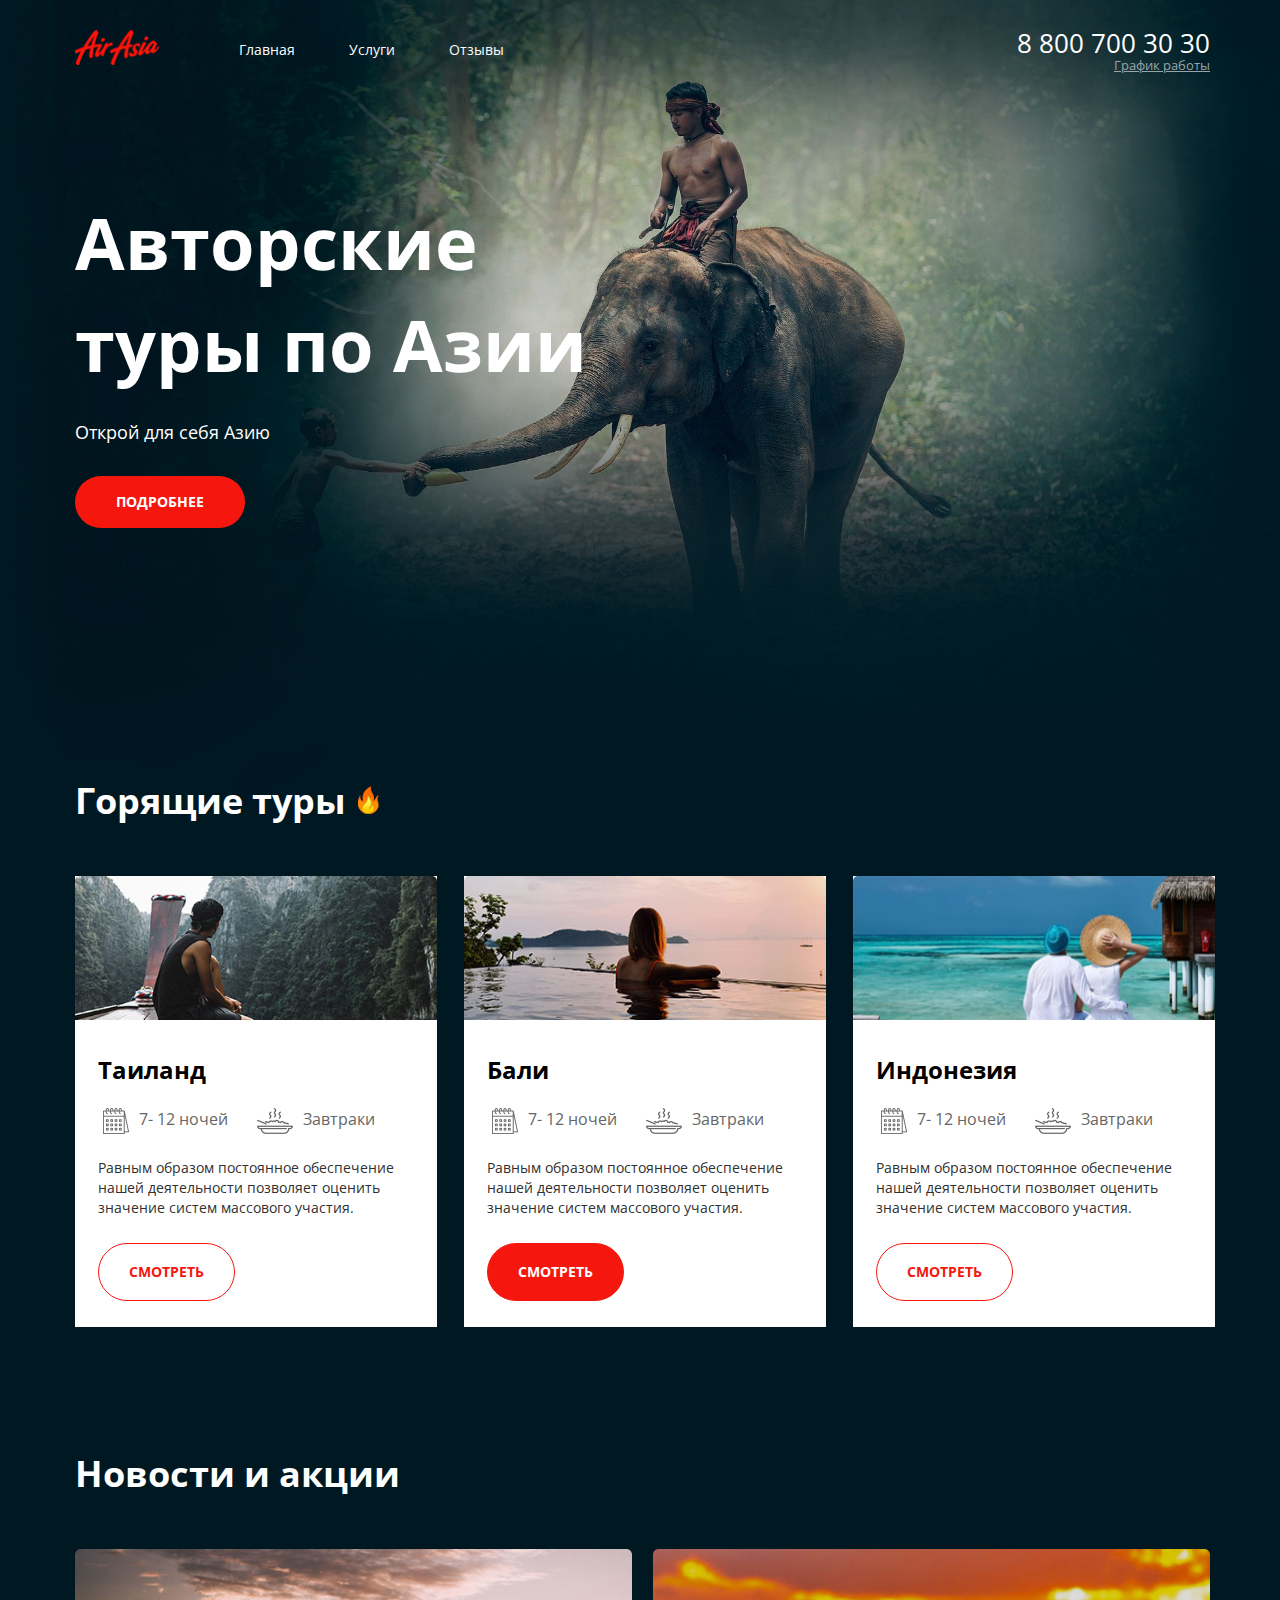
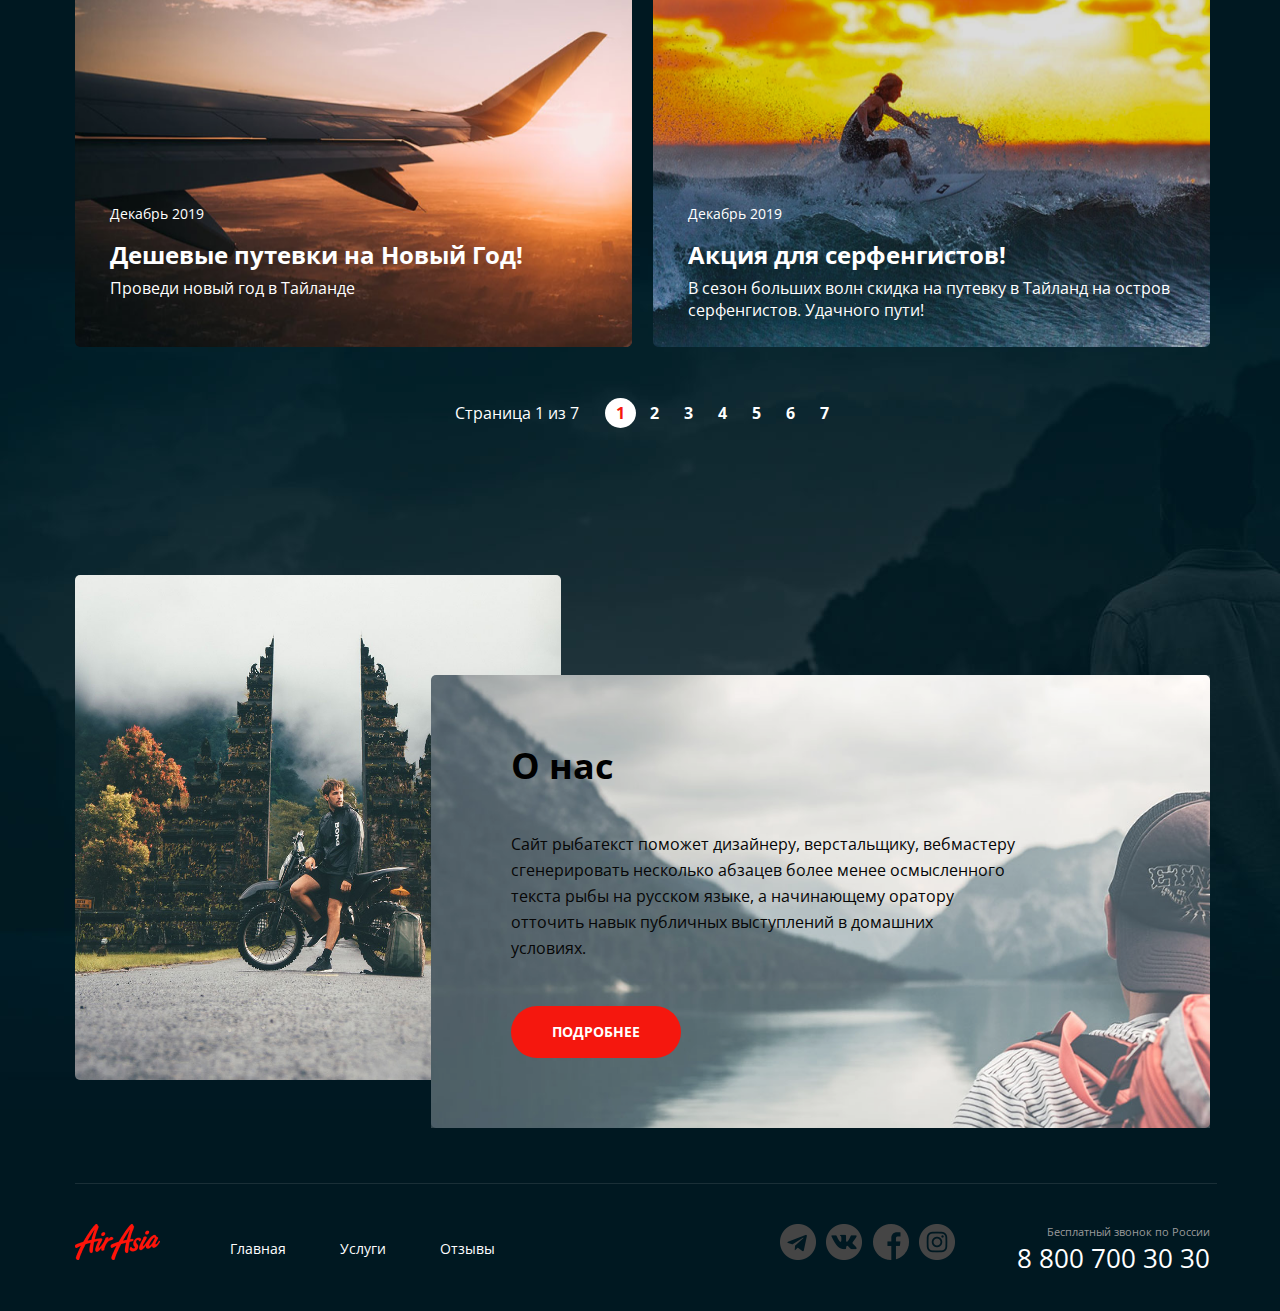
<file: index.html>
<!DOCTYPE html>
<html lang="ru">

<head>
    <meta charset="UTF-8">
    <meta name="viewport" content="width=device-width, initial-scale=1.0">
    <link rel="preconnect" href="https://fonts.googleapis.com">
    <link rel="preconnect" href="https://fonts.gstatic.com" crossorigin>
    <link rel="stylesheet" href="https://fonts.googleapis.com/css2?family=Open+Sans:wght@400;600;700&display=swap">
    <link rel="stylesheet" href="css/layout/normalize.css">
    <link rel="stylesheet" href="css/layout/base.css">
    <link rel="stylesheet" href="css/blocks/page-header.css">
    <link rel="stylesheet" href="css/blocks/site-nav.css">
    <link rel="stylesheet" href="css/blocks/contacts.css">
    <link rel="stylesheet" href="css/blocks/promo.css">
    <link rel="stylesheet" href="css/blocks/offers.css">
    <link rel="stylesheet" href="css/blocks/offer.css">
    <link rel="stylesheet" href="css/blocks/icon.css">
    <link rel="stylesheet" href="css/blocks/section-title.css">
    <link rel="stylesheet" href="css/blocks/news.css">
    <link rel="stylesheet" href="css/blocks/paginator.css">
    <link rel="stylesheet" href="css/blocks/about-us.css">
    <link rel="stylesheet" href="css/blocks/picture.css">
    <link rel="stylesheet" href="css/blocks/page-footer.css">
    <link rel="stylesheet" href="css/blocks/share.css">
    <link rel="stylesheet" href="css/blocks/visually-hidden.css">
    <link rel="stylesheet" href="css/blocks/line.css">
    <link rel="stylesheet" href="css/blocks/page-title.css">
    <title>Главная</title>
</head>

<body class="page-body">
    <div class="main-wrapper">
        <header class="page-header page-header--main">
            <div class="page-header__container container">
                <div class="page-header__menu-container">
                    <a href="#" class="page-header__logo logo">
                        <img src="img/logo.png" alt="логотип" class="logo__image">
                    </a>
                    <nav class="site-nav">
                        <ul class="site-nav__list">
                            <li class="site-nav__item">
                                <a class="site-nav__link">Главная</a>
                            </li>
                            <li>
                                <a href="services.html" class="site-nav__link">Услуги</a>
                            </li>
                            <li>
                                <a href="#" class="site-nav__link">Отзывы</a>
                            </li>
                        </ul>
                    </nav>
                </div>
                <div class="page-header__contacts contacts">
                    <a href="tel:+78007003030" class="contacts__link">8 800 700 30 30</a>
                    <p class="contacts__text">График работы</p>
                </div>
            </div>

        </header>
        <main class="page-main">
            <section class="promo container">
                <div class="promo__block">
                    <h1 class="promo__title page-title">Авторские туры по Азии</h1>
                    <p class="promo__text">Открой для себя Азию</p>
                    <a href="#" class="promo__button button">Подробнее</a>
                </div>
            </section>
            <section class="offers container">
                <h2 class="offers__title section-title section-title--icon">Горящие туры</h2>
                <ul class="offers__list">
                    <li class="offers__item offer">
                        <img src="img/river.jpg" alt="Таиланд" class="offer__image">
                        <div class="offer__wrapper">
                            <h3 class="offer__title">Таиланд</h3>
                            <ul class="offer__services">
                                <li class="offer__service icon icon--calendar">7- 12 ночей</li>
                                <li class="offer__service icon icon--meal">Завтраки</li>
                            </ul>
                            <p class="offer__text">Равным образом постоянное обеспечение нашей деятельности позволяет
                                оценить
                                значение систем массового участия.</p>
                            <a href="#" class="offer__button button">Смотреть</a>
                        </div>
                    </li>
                    <li class="offers__item offer">
                        <img src="img/pool.jpg" alt="Бали" class="offer__image">
                        <div class="offer__wrapper">
                            <h3 class="offer__title">Бали</h3>
                            <ul class="offer__services">
                                <li class="offer__service icon icon--calendar">7- 12 ночей</li>
                                <li class="offer__service icon icon--meal">Завтраки</li>
                            </ul>
                            <p class="offer__text">Равным образом постоянное обеспечение нашей деятельности позволяет
                                оценить
                                значение систем массового участия.</p>
                            <a href="#" class="offer__button offer__button--active button">Смотреть</a>
                        </div>
                    </li>
                    <li class="offers__item offer">
                        <img src="img/ocean.jpg" alt="Индонезия" class="offer__image offer__image--ocean">
                        <div class="offer__wrapper">
                            <h3 class="offer__title">Индонезия</h3>
                            <ul class="offer__services">
                                <li class="offer__service icon icon--calendar">7- 12 ночей</li>
                                <li class="offer__service icon icon--meal">Завтраки</li>
                            </ul>
                            <p class="offer__text">Равным образом постоянное обеспечение нашей деятельности позволяет
                                оценить
                                значение систем массового участия.</p>
                            <a href="#" class="offer__button button">Смотреть</a>
                        </div>
                    </li>
                </ul>
            </section>
            <section class="news container">
                <h2 class="news__main-title section-title">Новости и акции</h2>
                <ul class="news__list">
                    <li class="news__item news__item--plane">
                        <a href="#">
                            <div class="news__block news__block--plane">
                                <p class="news__date">Декабрь 2019</p>
                                <h3 class="news__title">Дешевые путевки на Новый Год!</h3>
                                <p class="news__text">Проведи новый год в Тайланде</p>
                            </div>
                        </a>
                    </li>
                    <li class="news__item news__item--surf">
                        <a href="#">
                            <div class="news__block news__block--surf">
                                <p class="news__date">Декабрь 2019</p>
                                <h3 class="news__title">Акция для серфенгистов!</h3>
                                <p class="news__text">В сезон больших волн скидка на путевку в Тайланд на остров
                                    серфенгистов. Удачного пути!</p>
                            </div>
                        </a>
                    </li>
                </ul>

                <div class="news__paginator paginator paginator--main-page">
                    <div class="paginator__display">Страница 1 из 7</div>
                    <ul class="paginator__list">
                        <li class="paginator__item">
                            <a href="#" class="paginator__link paginator__link--active">1</a>
                        </li>
                        <li class="paginator__item">
                            <a href="#" class="paginator__link">2</a>
                        </li>
                        <li class="paginator__item">
                            <a href="#" class="paginator__link">3</a>
                        </li>
                        <li class="paginator__item">
                            <a href="#" class="paginator__link">4</a>
                        </li>
                        <li class="paginator__item">
                            <a href="#" class="paginator__link">5</a>
                        </li>
                        <li class="paginator__item">
                            <a href="#" class="paginator__link">6</a>
                        </li>
                        <li class="paginator__item">
                            <a href="#" class="paginator__link">7</a>
                        </li>

                    </ul>
                </div>
            </section>

            <section class="about-us about-wrapper container picture">
                <div class="about-us__container">
                    <div class="about-us__content-block">
                        <h2 class="about-us__title">О нас</h2>
                        <p class="about-us__text">
                            Сайт рыбатекст поможет дизайнеру, верстальщику, вебмастеру сгенерировать
                            несколько абзацев более менее осмысленного текста рыбы на русском языке,
                            а начинающему оратору отточить навык публичных выступлений в домашних<br> условиях.
                        </p>
                        <a href="#" class="about-us__button button">Подробнее</a>
                    </div>
                </div>
            </section>

        </main>
        <div class="wrapper-footer">
            <footer class="page-footer container line">
                <div class="page-footer__container">
                    <div class="page-footer__nav-container">
                        <a class="page-footer__logo logo">
                            <img src="img/logo.png" alt="логотип" class="logo__image">
                        </a>
                        <nav class="site-nav page-footer__nav">
                            <ul class="site-nav__list">
                                <li class="site-nav__item">
                                    <a class="site-nav__link">Главная</a>
                                </li>
                                <li class="site-nav__item">
                                    <a href="services.html" class="site-nav__link">Услуги</a>
                                </li>
                                <li class="site-nav__item">
                                    <a href="#" class="site-nav__link">Отзывы</a>
                                </li>
                            </ul>
                        </nav>
                    </div>
                    <section class="page-footer__contacts contacts">
                        <h2 class="visually-hidden">Контакты</h2>
                        <ul class="contacts__list share">
                            <li class="share__item">
                                <a href="#" class="share__link share__link--tg">
                                </a>
                            </li>
                            <li class="share__item">
                                <a href="#" class="share__link share__link--vk">
                                </a>
                            </li>
                            <li class="share__item">
                                <a href="#" class="share__link share__link--fb">
                                </a>
                            </li>
                            <li class="share__item">
                                <a href="#" class="share__link share__link--inst">
                                </a>
                            </li>
                        </ul>
                        <div class="contacts__tel page-footer__tel">
                            <p class="contacts__description page-footer__description">Бесплатный звонок по России</p>
                            <a href="tel:+78007003030" class="contacts__link">8 800 700 30 30</a>
                        </div>
                    </section>
                </div>
            </footer>
        </div>
    </div>
</body>

</html>
</file>
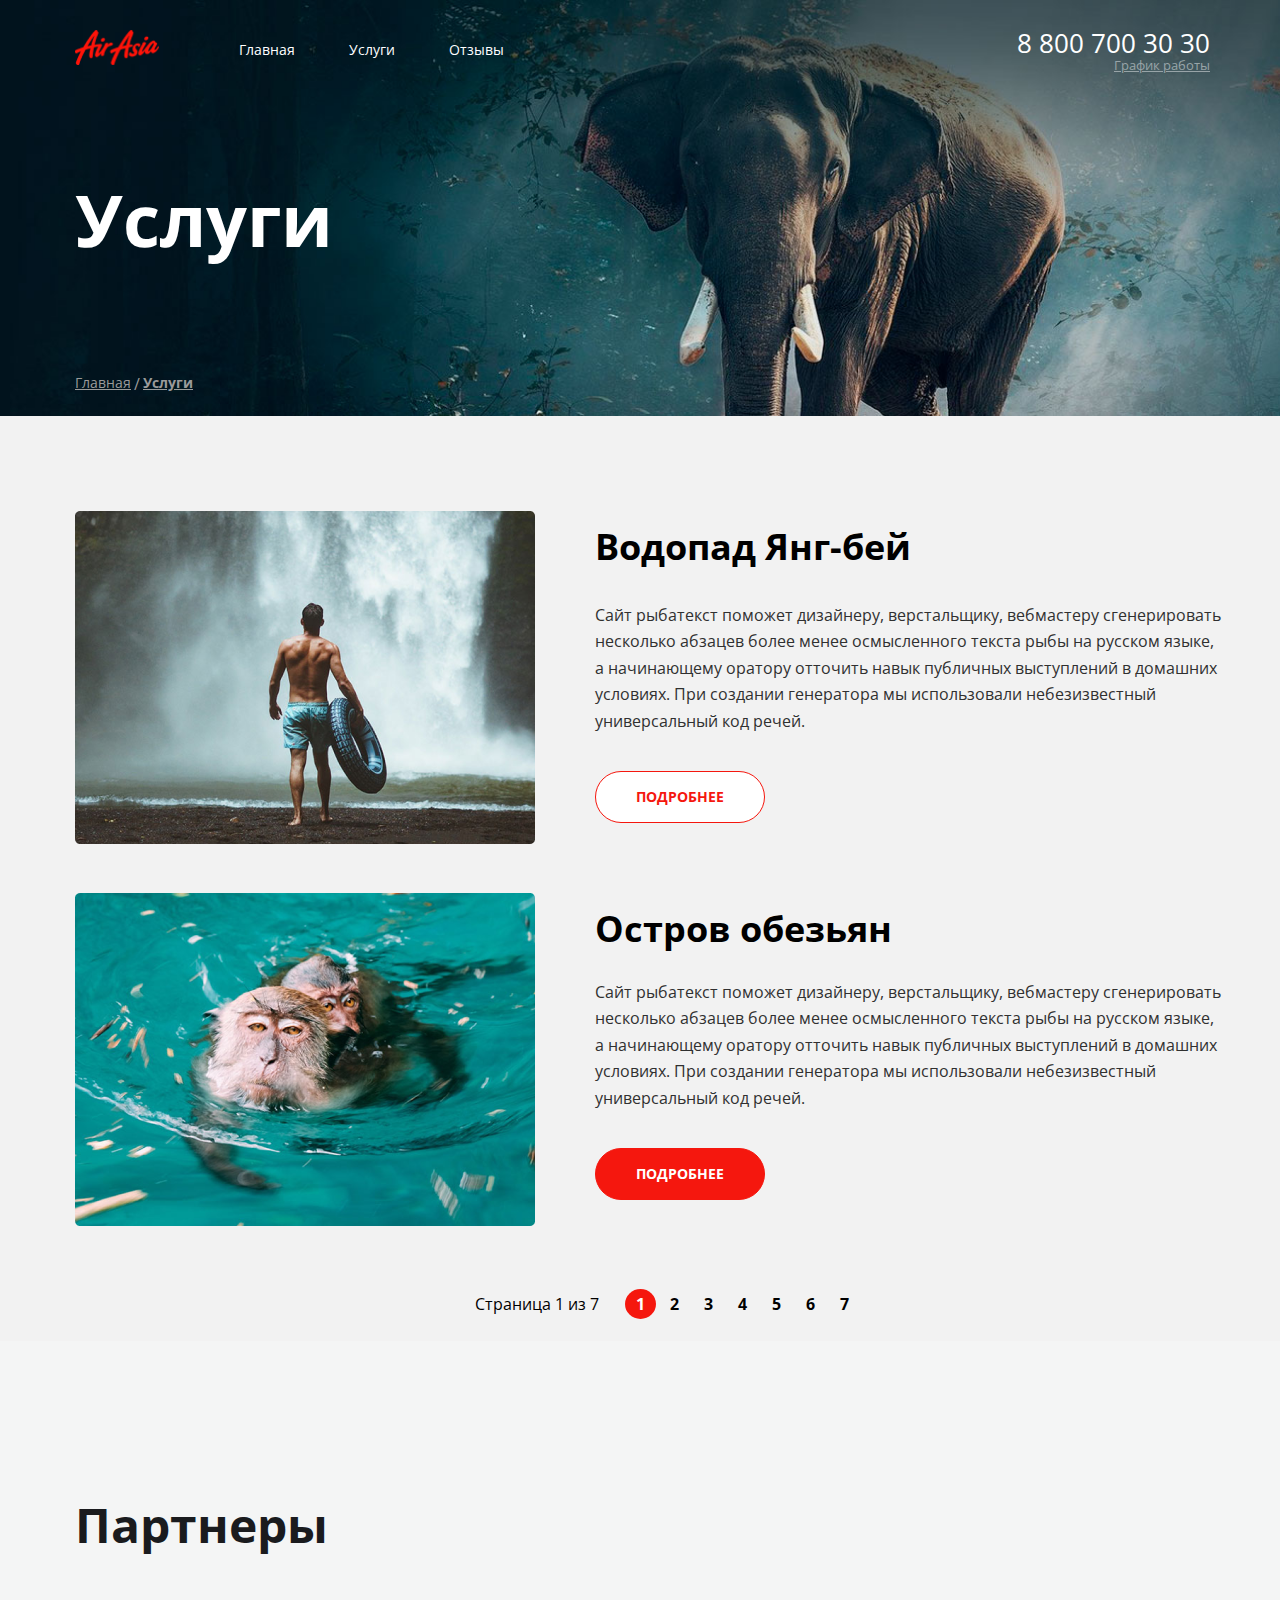
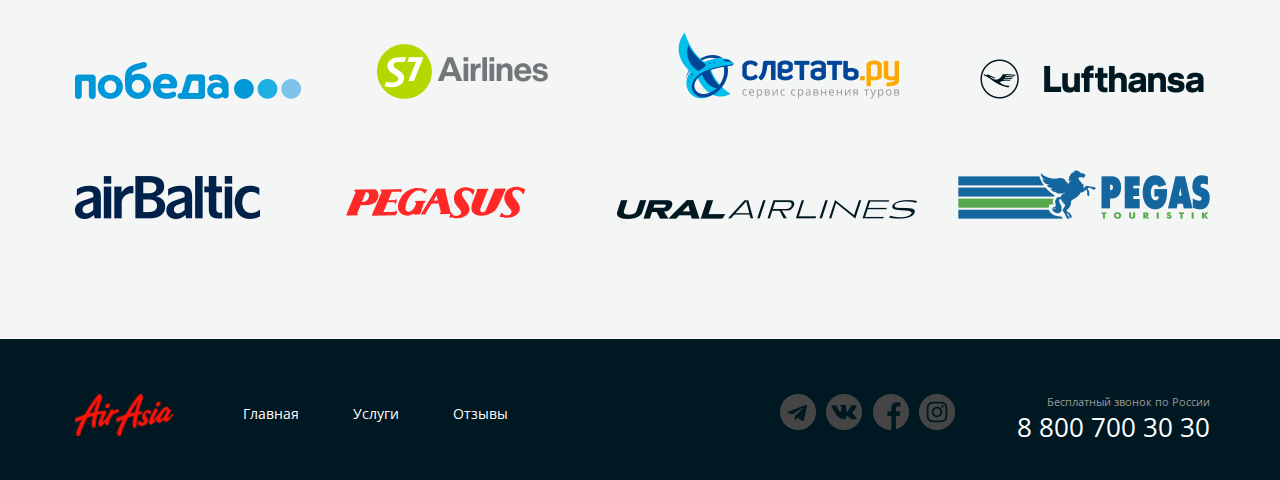
<file: services.html>
<!DOCTYPE html>
<html lang="ru">

<head>
    <meta charset="UTF-8">
    <meta name="viewport" content="width=device-width, initial-scale=1.0">
    <link rel="preconnect" href="https://fonts.googleapis.com">
    <link rel="preconnect" href="https://fonts.gstatic.com" crossorigin>
    <link rel="stylesheet" href="https://fonts.googleapis.com/css2?family=Open+Sans:wght@400;600;700&display=swap">
    <link rel="stylesheet" href="css/layout/base.css">
    <link rel="stylesheet" href="css/layout/normalize.css">
    <link rel="stylesheet" href="css/blocks/top-line.css">
    <link rel="stylesheet" href="css/blocks/page-header.css">
    <link rel="stylesheet" href="css/blocks/site-nav.css">
    <link rel="stylesheet" href="css/blocks/contacts.css">
    <link rel="stylesheet" href="css/blocks/breadcrumbs.css">
    <link rel="stylesheet" href="css/blocks/page-title.css">
    <link rel="stylesheet" href="css/blocks/routes.css">
    <link rel="stylesheet" href="css/blocks/paginator.css">
    <link rel="stylesheet" href="css/blocks/services-paginator.css">
    <link rel="stylesheet" href="css/blocks/partners.css">
    <link rel="stylesheet" href="css/blocks/page-footer.css">
    <link rel="stylesheet" href="css/blocks/share.css">
    <link rel="stylesheet" href="css/blocks/wrapper-routes.css">
    <link rel="stylesheet" href="css/blocks/wrapper-partners.css">
    <link rel="stylesheet" href="css/blocks/visually-hidden.css">
    <title>Услуги</title>
</head>

<body class="page-body services-body">
    <div class="services-wrapper">
        <div class="top-line">
            <header class="page-header services-header">
                <div class="page-header__container container">
                    <div class="page-header__menu-container">
                        <a href="#" class="page-header__logo logo">
                            <img src="img/logo.png" alt="логотип" class="logo__image">
                        </a>
                        <nav class="site-nav">
                            <ul class="site-nav__list">
                                <li class="site-nav__item">
                                    <a href="index.html" class="site-nav__link">Главная</a>
                                </li>
                                <li>
                                    <a href="services.html" class="site-nav__link">Услуги</a>
                                </li>
                                <li>
                                    <a href="#" class="site-nav__link">Отзывы</a>
                                </li>
                            </ul>
                        </nav>
                    </div>
                    <div class="page-header__contacts contacts">
                        <a href="tel:+78007003030" class="contacts__link">8 800 700 30 30</a>
                        <p class="contacts__text">График работы</p>
                    </div>
                </div>
            </header>

            <div class="breadcrumbs container">
                <h1 class="breadcrumbs__title page-title">Услуги</h1>
                <ul class="breadcrumbs__list">
                    <li class="breadcrumbs__item">
                        <a href="index.html" class="breadcrumbs__link">Главная</a>
                    </li>
                    <li class="breadcrumbs__item">
                        <a class="breadcrumbs__link breadcrumbs__link--active">Услуги</a>
                    </li>
                </ul>
            </div>
        </div>
        <main>
            <div class="wrapper-routes">
                <section class="routes container">
                    <ul class="routes__list">
                        <li class="routes__item">
                            <img src="img/waterfall.png" alt="водопад" class="routes__image">
                            <div class="routes__block">
                                <h2 class="routes__title">Водопад Янг-бей</h2>
                                <p class="routes__text">Сайт рыбатекст поможет дизайнеру, верстальщику, вебмастеру
                                    сгенерировать несколько абзацев более менее осмысленного текста
                                    рыбы на русском языке, а начинающему оратору отточить навык публичных выступлений в
                                    домашних условиях.
                                    При создании генератора мы использовали небезизвестный универсальный код речей. </p>
                                <a href="#" class="button routes__button">Подробнее</a>
                            </div>
                        </li>
                        <li class="routes__item">
                            <img src="img/monkeys.png" alt="остров обезьян" class="routes__image">
                            <div class="routes__block">
                                <h2 class="routes__title routes__title--monkey">Остров обезьян</h2>
                                <p class="routes__text">Сайт рыбатекст поможет дизайнеру, верстальщику, вебмастеру
                                    сгенерировать несколько абзацев более менее осмысленного текста
                                    рыбы на русском языке, а начинающему оратору отточить навык публичных выступлений в
                                    домашних условиях.
                                    При создании генератора мы использовали небезизвестный универсальный код речей. </p>
                                <a href="#" class="button routes__button routes__button--active">Подробнее</a>
                            </div>
                        </li>
                    </ul>
                    <div class="paginator services-paginator">
                        <div class="paginator__display services-paginator__display">Страница 1 из 7</div>
                        <ul class="paginator__list services-paginator__list">
                            <li class="paginator__item">
                                <a href="#"
                                    class="paginator__link paginator__link--active services-paginator__link services-paginator__link--active">1</a>
                            </li>
                            <li class="paginator__item">
                                <a href="#" class="paginator__link services-paginator__link">2</a>
                            </li>
                            <li class="paginator__item">
                                <a href="#" class="paginator__link services-paginator__link">3</a>
                            </li>
                            <li class="paginator__item">
                                <a href="#" class="paginator__link services-paginator__link">4</a>
                            </li>
                            <li class="paginator__item">
                                <a href="#" class="paginator__link services-paginator__link">5</a>
                            </li>
                            <li class="paginator__item">
                                <a href="#" class="paginator__link services-paginator__link">6</a>
                            </li>
                            <li class="paginator__item">
                                <a href="#" class="paginator__link services-paginator__link">7</a>
                            </li>

                        </ul>
                    </div>
                </section>
            </div>
            <div class="wrapper-partners">
                <section class="partners container">
                    <h2 class="partners__title">Партнеры</h2>
                    <ul class="partners__list">
                        <li class="partners__item">
                            <a href="#" class="partners__link partners__link--active">
                                <img src="img/pobeda.png" alt="логотип компании «Победа»"
                                    class="partners__image partners__image--pobeda">
                            </a>
                        </li>
                        <li class="partners__item">
                            <a href="#" class="partners__link partners__link--active">
                                <img src="img/s7.png" alt="логотип компании «S7»"
                                    class="partners__image partners__image--s7">
                            </a>
                        </li>
                        <li class="partners__item">
                            <a href="#" class="partners__link partners__link--active">
                                <img src="img/lets-fly.png" alt="логотип компании «Слетать.ру»"
                                    class="partners__image partners__image--lets-fly">
                            </a>
                        </li>
                        <li class="partners__item">
                            <a href="#" class="partners__link partners__link--active">
                                <img src="img/lufthansa.png" alt="логотип компании «Lufthansa»"
                                    class="partners__image partners__image--lufthansa">
                            </a>
                        </li>
                        <li class="partners__item">
                            <a href="#" class="partners__link partners__link--active">
                                <img src="img/airbaltic.png" alt="логотип компании «airBaltic»"
                                    class="partners__image partners__image--airbaltic">
                            </a>
                        </li>
                        <li class="partners__item">
                            <a href="#" class="partners__link partners__link--active">
                                <img src="img/pegasus.png" alt="логотип компании «Pegasus»"
                                    class="partners__image partners__image--pegasus">
                            </a>
                        </li>
                        <li class="partners__item">
                            <a href="#" class="partners__link partners__link--active">
                                <img src="img/ural.png" alt="логотип компании «Уральские авиалинии»"
                                    class="partners__image partners__image--ural">
                            </a>
                        </li>
                        <li class="partners__item">
                            <a href="#" class="partners__link partners__link--active">
                                <img src="img/pegas.png" alt="логотип компании «Pegas»"
                                    class="partners__image partners__image--pegas">
                            </a>
                        </li>
                    </ul>
                </section>
            </div>
        </main>
        <div class="wrapper-footer">
            <footer class="page-footer container">
                <div class="page-footer__container page-footer__service-container">
                    <div class="page-footer__nav-container">
                        <a class="page-footer__logo logo">
                            <img src="img/logo.png" alt="логотип" class="page-footer__logo-image">
                        </a>
                        <nav class="site-nav">
                            <ul class="site-nav__list">
                                <li class="site-nav__item">
                                    <a href="index.html" class="site-nav__link">Главная</a>
                                </li>
                                <li class="site-nav__item">
                                    <a class="site-nav__link">Услуги</a>
                                </li>
                                <li class="site-nav__item">
                                    <a href="#" class="site-nav__link">Отзывы</a>
                                </li>
                            </ul>
                        </nav>
                    </div>
                    <section class="page-footer__contacts contacts service-contacts">
                        <h2 class="visually-hidden">Контакты</h2>
                        <ul class="contacts__list share">
                            <li class="share__item">
                                <a href="#" class="share__link share__link--tg">
                                </a>
                            </li>
                            <li class="share__item">
                                <a href="#" class="share__link share__link--vk">
                                </a>
                            </li>
                            <li class="share__item">
                                <a href="#" class="share__link share__link--fb">
                                </a>
                            </li>
                            <li class="share__item">
                                <a href="#" class="share__link share__link--inst">
                                </a>
                            </li>
                        </ul>
                        <div class="contacts__tel page-footer__tel">
                            <p class="contacts__description page-footer__description">Бесплатный звонок по России</p>
                            <a href="tel:+78007003030" class="contacts__link page-footer__contacts-link">8 800 700 30 30</a>
                        </div>
                    </section>
                </div>
            </footer>
        </div>
    </div>

</body>

</html>
</file>
<file: css/layout/base.css>
html {
    height: 100%;
    box-sizing: border-box;
}

.page-body {
    margin: 0;
    padding: 0;
    background-color: #001821;
    background-image: url("../../img/main-theme.png");
    background-size: 100%;
    background-repeat: no-repeat;
    font-family: 'Open Sans', Arial, sans-serif;
    font-weight: 400;
    color: #fff;
    line-height: 1.42;
    -webkit-font-smoothing: antialiased;
    -moz-osx-font-smoothig: grayscale;
}

* {
    box-sizing: inherit;
}

h1,
h2,
h3,
h4,
h5,
h6 {
    margin: 0;
}

.main-wrapper {
    background-image: url("../../img/bottom-pic.jpg");
    background-repeat: no-repeat;
    background-position: 60% 90%;
}

p {
    margin-top: 0;
}

a {
    text-decoration: none;
    color: #ffffff;
}

ul {
    list-style: none;
    padding: 0;
    margin: 0;
}

img {
    max-width: 100%;
    height: auto;
}

.container {
    margin: 0 auto;
    max-width: 1140px;
    width: 95%;
    padding-left: 5px;
}

.button {
    border: 1px solid transparent;
    background-color: #f5170e;
    border-radius: 35px;
    padding: 15px 40px;
    display: inline-block;
    vertical-align: middle;
    text-transform: uppercase;
    font-size: 14px;
    font-weight: 700;
    cursor: pointer;
}

.about-wrapper {
    margin-bottom: 55px;
}

.wrapper-footer {
    background-color: #001821;
}
</file>
<file: css/blocks/page-header.css>
.page-header {
    min-height: 125px;
}

.page-header--main {
    margin-bottom: 46px;
}

.page-header__container {
    display: flex;
    align-items: flex-start;
    gap: 512px;
    padding-top: 30px;
} 

.page-header__menu-container {
    display: flex;
    gap: 80px;
}

.page-header__contacts {
    width: 195px;
    display: flex;
    flex-direction: column;
    align-items: flex-end;
    gap: 0;
}
</file>
<file: css/blocks/site-nav.css>
.site-nav__list {
    display: flex;
    justify-content: space-between;
    flex-wrap: wrap;
    min-width: 265px;
    padding-top: 10px;
    font-size: 14px;
}

.site-nav__link:hover {
    color: #da0100;
}
</file>
<file: css/blocks/contacts.css>
.contacts__link {
    font-size: 26px;
    line-height: 1;
}

.contacts__text {
    font-size: 13px;
    color: #98a4a8;
    text-decoration: underline;
}

.contacts__text:hover {
    color: #fff;
}

.contacts__description {
    font-size: 11px;
    text-align: right;
    color: #9a9a9a;
    margin: 0;
    padding: 0;
}

.contacts__tel {
    min-width: 200px;
    padding-left: 50px;
}
</file>
<file: css/blocks/promo.css>
.promo__block {
    padding-top: 20px; 
    margin-bottom: 247px;
    width: 515px;
}

.promo__title {
    margin-bottom: 25px;
}

.promo__text {
    font-size: 18px;
    margin-bottom: 30px;
}

.promo__button:hover {
    background-color: #da0100;
}
</file>
<file: css/blocks/offers.css>
.offers__title {
    margin-bottom: 50px;
}

.offers {
    margin-bottom: 121px;
}

.offers__list {
    display: flex;
    gap: 27px;
}

.offers__item {
    max-width: 362px;
    width: 100%;
    background-color: #ffffff;
    display: flex;
    flex-direction: column;
}
</file>
<file: css/blocks/offer.css>
.offer__title {
    margin-bottom: 21px;
    font-size: 24px;
    color: #000000;
}

.offer__image {
    height: 144px;
    width: 100%;
    display: block;
    object-fit: cover;
    object-position: 50% 25%;
    border-top-left-radius: 5px;
    border-top-right-radius: 5px;
}

.offer__image--ocean {
    object-position: 50% 50%;
}

.offer__wrapper {
    padding-top: 33px;
    padding-bottom: 26px;
    padding-left: 23px;
    padding-right: 22px;
    display: flex;
    flex-direction: column;
    align-items: flex-start;
    flex: 1;
}

.offer__services {
    display: flex;
    align-items: center;
    padding-left: 5px;
    gap: 29px;
    margin-bottom: 24px;
    color: #666;
}

.offer__text {
    margin-bottom: 25px;
    width: 325px;
    font-size: 14px;
    color: #303030;
}

.offer__button {
    color: #f5170e;
    background-color: #fff;
    padding: 18px 30px;
    border: 1px solid #f5170e;
    margin-top: auto;
}

.offer__button--active,
.offer__button:hover {
    background-color: #f5170e;
    color: #ffffff;
}
</file>
<file: css/blocks/icon.css>
.icon {
    display: flex;
    gap: 10px;
}

.icon:before {
    content: "";
    display: block;
    flex-shrink: 0;
    height: 26px;
    width: auto;
    background-size: contain;
    background-repeat: no-repeat;
}

.icon--calendar:before {
    background-image: url("../../img/calendar.png");
    width: 26px;
}

.icon--meal:before {
    background-image: url("../../img/meal.png");
    width: 36px;
}
</file>
<file: css/blocks/section-title.css>
.section-title {
    font-size: 36px;
    font-weight: 700;
    display: flex;
    align-items: center;
    column-gap: 12px;
}

.section-title--icon:after {
    content: "";
    display: block;
    width: 21px;
    height: 28px;
    background-image: url('../../img/flame.png');
}
</file>
<file: css/blocks/news.css>
.news {
    margin-bottom: 125px;
}

.news__list {
    display: flex;
    justify-content: space-between;
    margin-bottom: 55px;
}

.news__item {
    width: 557px;
    background-repeat: no-repeat;
    background-size: 100% 100%;
    border-radius: 5px;
}

.news__item--plane {
    background-image: url("../../img/plain.png");
}

.news__item--surf {
    background-image: url("../../img/surfer.png");
}

.news__block {
    padding-top: 255px;
    padding-left: 35px;
    padding-right: 27px;
    padding-bottom: 25px;
}

.news__text {
    padding: 0;
    margin: 0;
    font-size: 16px;
}

.news__date {
    font-size: 14px;
    margin-bottom: 14px;
}

.news__main-title {
    font-size: 36px;
    margin-bottom: 50px;
}

.news__title {
    font-size: 24px;
    margin-bottom: 5px;
 }
</file>
<file: css/blocks/paginator.css>
.paginator {
    margin: 0;
    padding: 0;
    padding-left: 400px;
    padding-bottom: 25px;
    display: flex;
    gap: 10px;
}

.paginator__display {
    width: 140px;
}

.main-page-paginator {
    padding-left: 380px;
}

.paginator__list {
    display: flex;
    gap: 3px;
    width: 250px;
 }

.paginator__item {
    font-size: 16px;
 }

.paginator__link {
    font-weight: 700;
    background-color: transparent;
    width: 32px;
    height: 32px;
    padding: 4px 11px;
    border-radius: 50%;
    cursor: pointer;
}

.paginator__link--active,
.paginator__link:hover {
    background-color: #fff;
    width: 32px;
    height: 32px;
    padding: 4px 11px;
    color: #f5170e;
    border-radius: 50%;
}

.paginator--main-page {
    padding-left: 380px;
}
</file>
<file: css/blocks/about-us.css>
.about-us__title {
    color: #000;
    font-size: 36px;
    margin-bottom: 40px;
    position: relative;
}

.about-us__text {
    color: #060606;
    font-size: 16px;
    line-height: 1.63;
    margin-bottom: 45px;
    position: relative;
}

.about-us__container {
    width: 785px;
    margin-top: 100px;
    margin-left: -130px;
    background-image: url("../../img/mountains.jpg");
    background-repeat: no-repeat;
    background-size: cover;
    border-radius: 5px;
}

.about-us__content-block {
    padding-top: 65px;
    padding-left: 80px;
    padding-right: 192px;
    padding-bottom: 70px;
    position: relative;
}

.about-us__content-block::before {
    content: "";
    display: block;
    width: 100%;
    height: 100%;
    position: absolute;
    top: 0;
    left: 0;
    background-color: #fff3;
}

.about-us__button {
    position: relative;
}

.about-us__button:hover {
    background-color: #da0100;
}
</file>
<file: css/blocks/picture.css>
.picture {
    display: flex;
}

.picture:before {
    content: "";
    align-self: flex-start;
    background-image: url("../../img/gates.jpg");
    background-repeat: no-repeat;
    background-size: 490px 505px;
    width: 490px;
    min-height: 505px;
    border-radius: 5px;
}
</file>
<file: css/blocks/page-footer.css>
.page-footer__container {
    display: flex;
    justify-content: space-between;
    padding: 40px 0;
}

.page-footer__nav-container {
    display: flex;
    gap: 70px;
 }

 .page-footer__contacts {
    display: flex;
    width: 450px;
    padding-left: 20px;
    justify-content: space-between;
}

.page-footer__nav {
    padding-top: 5px;
}

.page-footer__description {
    margin-bottom: 5px;
}

.page-footer__service-container {
    padding-top: 55px;
}


.page-footer__logo-image {
    display: block;
    width: 98px;
    height: 42px;
}

.page-footer__tel {
    display: flex;
    flex-direction: column;
    align-items: flex-end;
    width: 150px;
    padding: 0;
}
</file>
<file: css/blocks/share.css>
.share {
    display: flex;
    justify-content: space-between;
    align-items: flex-start;
    width: 175px;
}

.share__link {
    display: block;
    width: 36px;
    height: 36px;
    background-size: 100%;
}

.share__link--tg {
    background-image: url("../../img/t.png");
}

.share__link--tg:hover {
    background-image: url("../../img/t-hover.png");
}

.share__link--vk {
    background-image: url("../../img/vk.png");
}

.share__link--vk:hover {
    background-image: url("../../img/vk-hover.png");
}

.share__link--fb {
    background-image: url("../../img/fb.png");
}

.share__link--fb:hover {
    background-image: url("../../img/fb-hover.png");
}

.share__link--inst {
    background-image: url("../../img/in.png");
}

.share__link--inst:hover {
    background-image: url("../../img/in-hover.png");
}
</file>
<file: css/blocks/visually-hidden.css>
.visually-hidden {
    position: absolute;
    width: 1px;
    height: 1px;
    margin: -1px;
    border: 0;
    padding: 0;
    white-space: nowrap;
    clip-path: inset(100%);
    clip: rect(0 0 0 0);
    overflow: hidden;
}
</file>
<file: css/blocks/line.css>
.line:before {
    content: "";
    display: block;
    width: 1142px;
    height: 1px;
    background-color: #fff;
    opacity: 0.1;
}
</file>
<file: css/blocks/page-title.css>
.page-title {
    font-size: 72px;
}
</file>
<file: css/blocks/top-line.css>
.top-line {
    background-image: url("../../img/headline1.png");
    background-repeat: no-repeat;
    background-size: cover;
    background-position: 50% 50%;
    padding-bottom: 20px;
}
</file>
<file: css/blocks/breadcrumbs.css>
.breadcrumbs {
    padding-top: 10px;
}

.breadcrumbs__title {
    margin-bottom: 118px;
    line-height: 1;
}

.breadcrumbs__list {
    display: flex;
}

.breadcrumbs__link {
    text-decoration: underline;
    color: #9a9a9a;
    font-size: 14px;
}

.breadcrumbs__item {
    display: flex;
}

.breadcrumbs__item:not(:last-child):after {
    content: "/";
    color: #9a9a9a;
    margin: 0 3px;
}

.breadcrumbs__link--active {
    font-weight: 700;
}
</file>
<file: css/blocks/routes.css>
.routes {
    padding-top: 95px;
    background-color: #f2f2f2;
}

.routes__image {
    height: 100%;
}

.routes__block {
    min-width: 650px;
    padding-top: 10px;
    padding-bottom: 30px;
    padding-right: 20px;
}

.routes__title {
    color: #000;
    font-size: 36px;
    margin-bottom: 30px;
}

.routes__title--monkey {
    margin-bottom: 25px;
}

.routes__text {
    color: #303030;
    font-size: 16px;
    line-height: 1.65;
    margin-bottom: 37px;
}

.routes__button {
    background-color: #fff;
    color: #f5170e;
    border: 1px solid #f5170e;
}

.routes__button--active,
.routes__button:hover {
    background-color: #f5170e;
    color: #ffffff;
}

.routes__item {
    display: flex;
    gap: 60px;
}

.routes__list {
    display: flex;
    flex-direction: column;
    gap: 40px;
}

.routes__list {
    margin-bottom: 63px;
}
</file>
<file: css/blocks/services-paginator.css>
.services-paginator__display {
    color: #000000;
}

.services-paginator__link {
    font-weight: 700;
    color: #000000;
}

.services-paginator__link--active,
.services-paginator__link:hover {
    background-color: #f5170e;
    color: #ffffff;
}
</file>
<file: css/blocks/partners.css>
.partners__title {
    color: #1a1b1e;
    font-size: 48px;
    margin-bottom: 70px;
}

.partners {
    padding-top: 150px;
    padding-bottom: 120px;
}

.partners__list {
    display: flex;
    justify-content: space-between;
    row-gap: 50px;
    flex-wrap: wrap;
}

.partners__link {
    filter: grayscale();
}

.partners__link--active,
.partners__link:hover {
    filter: none;
}

.partners__link {
    display: flex;
    min-width: 230px;
    height: 70px;
    justify-content: flex-start;
    align-items: flex-end;
}

.partners__image {
    display: block;
}

.partners__image--ural {
    width: 300px;
    height: 19;
}

.partners__image--pobeda {
    width: 226;
    height: 37px;
}

.partners__image--s7 {
    width: 171px;
    height: 55px;
}

.partners__image--lets-fly {
    width: 222px;
    height: 67px;
}

.partners__image--lufthansa {
    width: 224px;
    height: 40px;
}

.partners__image--airbaltic {
    width: 185px;
    height: 43px;
}

.partners__image--pegasus {
    width: 179px;
    height: 33px;
}

.partners__image--pegas {
    width: 252px;
    height: 49px;
}
</file>
<file: css/blocks/wrapper-routes.css>
.wrapper-routes {
    background-color: #f2f2f2;
}
</file>
<file: css/blocks/wrapper-partners.css>
.wrapper-partners {
    background-color: #f4f5f5;
}
</file>
